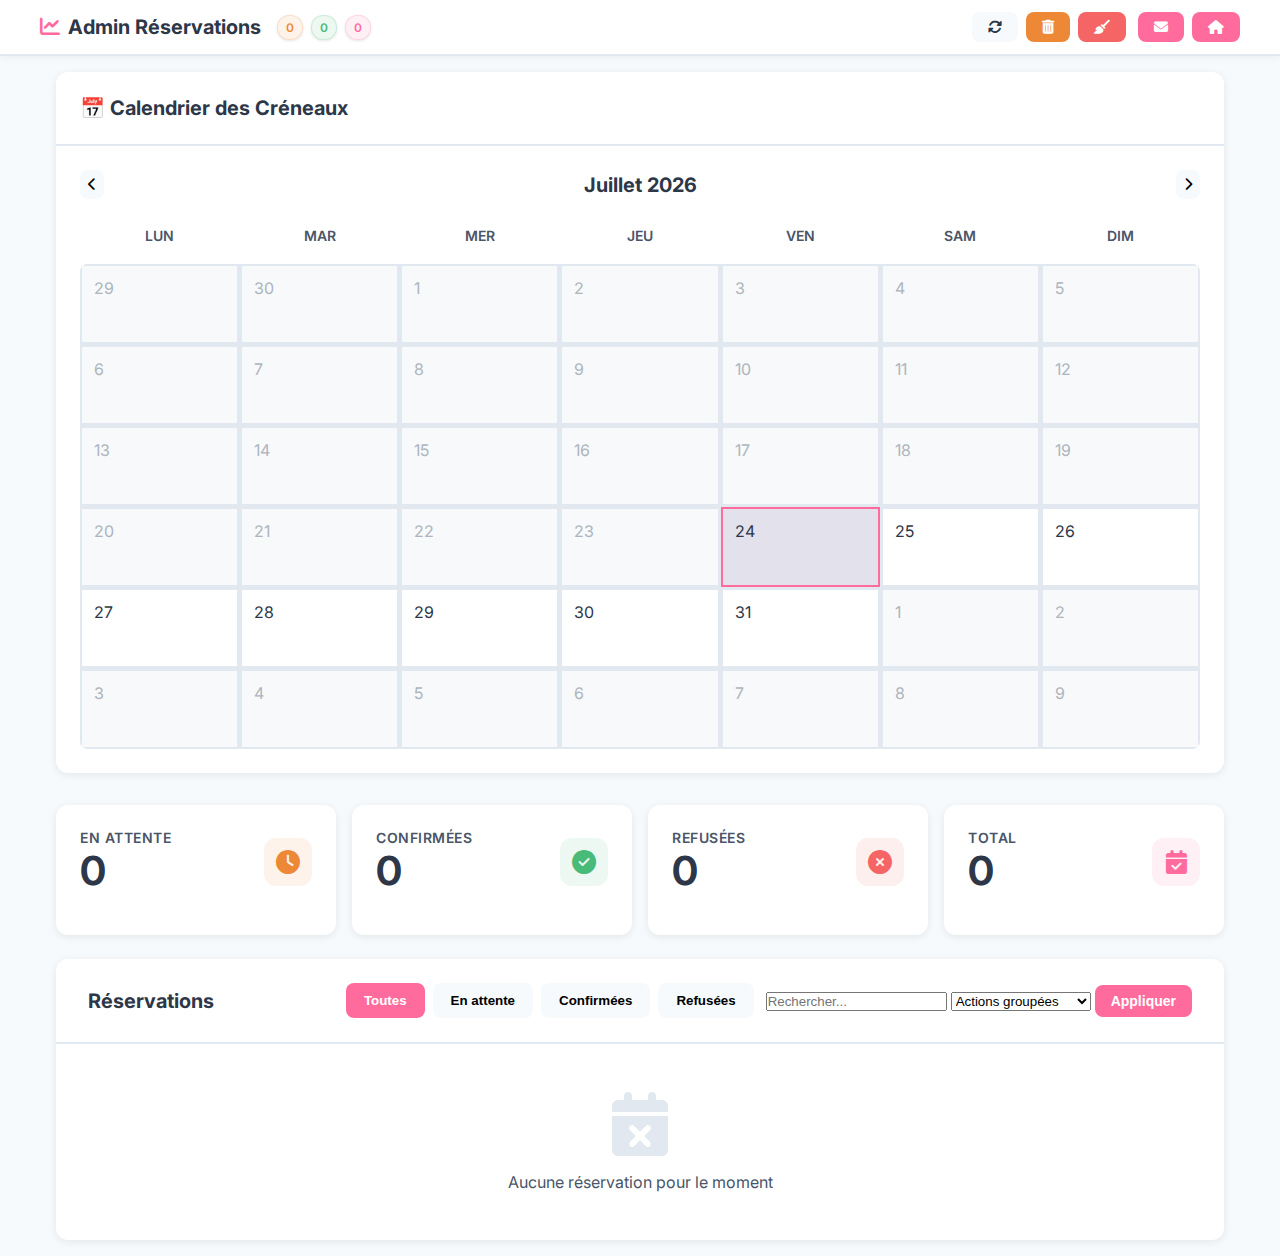
<file: admin.html>
<!DOCTYPE html>
<html lang="fr">
<head>
    <meta charset="UTF-8">
    <meta name="viewport" content="width=device-width, initial-scale=1.0">
    <title>Admin - Gestion des Réservations</title>

    <!-- Google Fonts -->
    <link href="https://fonts.googleapis.com/css2?family=Inter:wght@300;400;500;600;700&display=swap" rel="stylesheet">

    <!-- Font Awesome -->
    <link rel="stylesheet" href="https://cdnjs.cloudflare.com/ajax/libs/font-awesome/6.4.0/css/all.min.css">

    <style>
        :root {
            --primary: #FF6B9D;
            --success: #48BB78;
            --danger: #F56565;
            --warning: #ED8936;
            --secondary: #4A5568;
            --light: #F7FAFC;
            --white: #FFFFFF;
            --text: #2D3748;
            --border: #E2E8F0;
        }

        * {
            margin: 0;
            padding: 0;
            box-sizing: border-box;
        }

        body {
            font-family: 'Inter', sans-serif;
            background: var(--light);
            color: var(--text);
        }

        /* Header Compact */
        .admin-header {
            background: var(--white);
            border-bottom: 2px solid var(--border);
            padding: 0.75rem 1.5rem;
            box-shadow: 0 2px 8px rgba(0,0,0,0.05);
        }

        .header-content {
            max-width: 1200px;
            margin: 0 auto;
            display: flex;
            justify-content: space-between;
            align-items: center;
            gap: 1rem;
        }

        .header-brand {
            display: flex;
            align-items: center;
            gap: 1rem;
        }

        .header-content h1 {
            font-size: 1.25rem;
            color: var(--text);
            display: flex;
            align-items: center;
            gap: 0.5rem;
            margin: 0;
        }

        .header-content h1 i {
            color: var(--primary);
        }

        .header-stats {
            display: flex;
            gap: 0.5rem;
            align-items: center;
        }

        .stat-badge {
            padding: 0.25rem 0.5rem;
            border-radius: 12px;
            font-size: 0.75rem;
            font-weight: 600;
            display: flex;
            align-items: center;
            gap: 0.25rem;
            box-shadow: 0 1px 3px rgba(0,0,0,0.1);
        }

        .stat-badge.pending {
            background: rgba(237, 137, 54, 0.1);
            color: var(--warning);
            border: 1px solid rgba(237, 137, 54, 0.2);
        }

        .stat-badge.confirmed {
            background: rgba(72, 187, 120, 0.1);
            color: var(--success);
            border: 1px solid rgba(72, 187, 120, 0.2);
        }

        .stat-badge.total {
            background: rgba(255, 107, 157, 0.1);
            color: var(--primary);
            border: 1px solid rgba(255, 107, 157, 0.2);
        }

        .header-actions {
            display: flex;
            gap: 0.75rem;
            align-items: center;
        }

        .action-group {
            display: flex;
            gap: 0.5rem;
            align-items: center;
        }

        .btn-sm {
            padding: 0.5rem 0.75rem;
            font-size: 0.875rem;
        }

        .btn {
            padding: 0.75rem 1.5rem;
            border: none;
            border-radius: 8px;
            font-weight: 600;
            cursor: pointer;
            transition: all 0.2s ease;
            text-decoration: none;
            display: inline-flex;
            align-items: center;
            gap: 0.5rem;
        }

        .btn-primary {
            background: var(--primary);
            color: var(--white);
        }

        .btn-primary:hover {
            background: #FF5589;
        }

        .btn-secondary {
            background: var(--light);
            color: var(--text);
        }

        .btn-secondary:hover {
            background: var(--border);
        }

        /* Main Content */
        .admin-main {
            max-width: 1200px;
            margin: 1rem auto;
            padding: 0 1rem;
        }

        /* Stats Cards */
        .stats-grid {
            display: grid;
            grid-template-columns: repeat(auto-fit, minmax(200px, 1fr));
            gap: 1rem;
            margin-bottom: 1.5rem;
        }

        .stat-card {
            background: var(--white);
            padding: 1.5rem;
            border-radius: 12px;
            box-shadow: 0 2px 8px rgba(0,0,0,0.08);
        }

        .stat-header {
            display: flex;
            justify-content: space-between;
            align-items: center;
            margin-bottom: 1rem;
        }

        .stat-title {
            font-size: 0.875rem;
            color: var(--secondary);
            text-transform: uppercase;
            font-weight: 600;
            letter-spacing: 0.5px;
        }

        .stat-icon {
            width: 48px;
            height: 48px;
            border-radius: 12px;
            display: flex;
            align-items: center;
            justify-content: center;
            font-size: 1.5rem;
        }

        .stat-icon.pending {
            background: rgba(237, 137, 54, 0.1);
            color: var(--warning);
        }

        .stat-icon.confirmed {
            background: rgba(72, 187, 120, 0.1);
            color: var(--success);
        }

        .stat-icon.rejected {
            background: rgba(245, 101, 101, 0.1);
            color: var(--danger);
        }

        .stat-icon.total {
            background: rgba(255, 107, 157, 0.1);
            color: var(--primary);
        }

        .stat-value {
            font-size: 2.5rem;
            font-weight: 700;
            color: var(--text);
        }

        /* Bookings Table */
        .bookings-section {
            background: var(--white);
            border-radius: 12px;
            box-shadow: 0 2px 8px rgba(0,0,0,0.08);
            overflow: hidden;
        }

        .section-header {
            padding: 1.5rem 2rem;
            border-bottom: 2px solid var(--border);
            display: flex;
            justify-content: space-between;
            align-items: center;
        }

        .section-header h2 {
            font-size: 1.25rem;
            color: var(--text);
        }

        .filter-tabs {
            display: flex;
            gap: 0.5rem;
        }

        .filter-tab {
            padding: 0.5rem 1rem;
            border: 2px solid transparent;
            background: var(--light);
            border-radius: 8px;
            font-weight: 600;
            cursor: pointer;
            transition: all 0.2s ease;
        }

        .filter-tab.active {
            background: var(--primary);
            color: var(--white);
        }

        .bookings-table {
            width: 100%;
            border-collapse: collapse;
        }

        .bookings-table thead {
            background: var(--light);
        }

        .bookings-table th {
            padding: 1rem;
            text-align: left;
            font-weight: 600;
            color: var(--secondary);
            font-size: 0.875rem;
            text-transform: uppercase;
            letter-spacing: 0.5px;
            background: var(--light);
            position: sticky;
            top: 0;
        }

        .bookings-table td {
            padding: 1rem;
            border-bottom: 1px solid var(--border);
            vertical-align: top;
            transition: all 0.2s ease;
        }
        
        .booking-address {
            font-size: 0.875rem;
            color: var(--secondary);
            margin-top: 0.25rem;
        }

        .bookings-table tr:last-child td {
            border-bottom: none;
        }

        .bookings-table tbody tr:hover {
            background: rgba(255, 107, 157, 0.03);
        }

        .status-badge {
            padding: 0.375rem 0.75rem;
            border-radius: 20px;
            font-size: 0.875rem;
            font-weight: 600;
            display: inline-block;
            cursor: pointer;
            transition: all 0.2s ease;
        }
        
        .status-actions {
            display: flex;
            gap: 0.5rem;
            margin-top: 0.5rem;
        }

        .status-badge.pending {
            background: rgba(237, 137, 54, 0.1);
            color: var(--warning);
        }

        .status-badge.confirmed {
            background: rgba(72, 187, 120, 0.1);
            color: var(--success);
        }

        .status-badge.rejected {
            background: rgba(245, 101, 101, 0.1);
            color: var(--danger);
        }

        .booking-actions {
            display: flex;
            gap: 0.5rem;
        }

        .btn-sm {
            padding: 0.5rem 1rem;
            font-size: 0.875rem;
        }

        .btn-success {
            background: var(--success);
            color: var(--white);
        }

        .btn-success:hover {
            background: #38a169;
        }

        .btn-danger {
            background: var(--danger);
            color: var(--white);
        }

        .btn-danger:hover {
            background: #e53e3e;
        }

        .btn-warning {
            background: var(--warning);
            color: var(--white);
        }

        .btn-warning:hover {
            background: #dd7713;
        }

        .btn-danger {
            background: var(--danger);
            color: var(--white);
        }

        .btn-danger:hover {
            background: #e53e3e;
        }

        .no-bookings {
            text-align: center;
            padding: 3rem;
            color: var(--secondary);
        }

        .no-bookings i {
            font-size: 4rem;
            color: var(--border);
            margin-bottom: 1rem;
        }

        /* Modal */
        .modal {
            display: none;
            position: fixed;
            inset: 0;
            background: rgba(0,0,0,0.6);
            backdrop-filter: blur(4px);
            z-index: 1000;
            align-items: center;
            justify-content: center;
        }

        .modal.active {
            display: flex;
        }

        .modal-content {
            background: var(--white);
            border-radius: 16px;
            max-width: 500px;
            width: 90%;
            box-shadow: 0 20px 50px rgba(0,0,0,0.3);
        }

        .modal-header {
            padding: 1.5rem;
            border-bottom: 2px solid var(--border);
        }

        .modal-header h3 {
            font-size: 1.25rem;
        }

        .modal-body {
            padding: 1.5rem;
        }

        .booking-detail {
            margin-bottom: 1rem;
        }

        .booking-detail label {
            display: block;
            font-weight: 600;
            color: var(--secondary);
            margin-bottom: 0.25rem;
            font-size: 0.875rem;
        }

        .booking-detail p {
            color: var(--text);
            font-size: 1rem;
        }

        .modal-footer {
            padding: 1.5rem;
            border-top: 2px solid var(--border);
            display: flex;
            gap: 1rem;
            justify-content: flex-end;
        }

        /* Calendar Editor Section */
        .calendar-editor-section {
            background: var(--white);
            border-radius: 12px;
            box-shadow: 0 2px 8px rgba(0,0,0,0.08);
            margin-bottom: 2rem;
            overflow: hidden;
        }

        .calendar-editor-section .section-header.compact {
            padding: 1.5rem;
            border-bottom: 2px solid var(--border);
            display: flex;
            justify-content: space-between;
            align-items: center;
            flex-wrap: wrap;
            gap: 1rem;
        }

        .calendar-controls-grid {
            display: flex;
            gap: 1rem;
            align-items: center;
            flex-wrap: wrap;
        }

        .date-range-picker {
            display: flex;
            align-items: center;
            gap: 0.5rem;
        }

        .date-input {
            padding: 0.5rem;
            border: 2px solid var(--border);
            border-radius: 6px;
            font-family: inherit;
        }

        .calendar-buttons {
            display: flex;
            gap: 0.5rem;
        }

        .calendar-wrapper {
            padding: 1.5rem;
        }

        .calendar-header {
            display: flex;
            justify-content: space-between;
            align-items: center;
            margin-bottom: 1rem;
        }

        .calendar-header h3 {
            font-size: 1.25rem;
            color: var(--text);
        }

        .btn-icon {
            background: var(--light);
            border: none;
            border-radius: 8px;
            padding: 0.5rem;
            cursor: pointer;
            transition: all 0.2s ease;
        }

        .btn-icon:hover {
            background: var(--border);
        }

        /* Calendar Grid */
        .calendar-weekdays {
            display: grid;
            grid-template-columns: repeat(7, 1fr);
            gap: 1px;
            margin-bottom: 0.5rem;
        }

        .weekday {
            text-align: center;
            padding: 0.75rem;
            font-weight: 600;
            color: var(--secondary);
            font-size: 0.875rem;
            text-transform: uppercase;
        }

        .calendar-days {
            display: grid;
            grid-template-columns: repeat(7, 1fr);
            gap: 1px;
            background: var(--border);
            border-radius: 8px;
            overflow: hidden;
        }

        .calendar-day-admin {
            background: var(--white);
            padding: 0.75rem;
            min-height: 80px;
            border: 2px solid var(--border);
            cursor: pointer;
            transition: all 0.3s ease;
            position: relative;
        }

        .calendar-day-admin:hover {
            background: var(--light);
            border-color: var(--primary);
            transform: translateY(-2px);
            box-shadow: 0 4px 12px rgba(0,0,0,0.1);
        }

        .calendar-day-admin.selected {
            background: rgba(72, 187, 120, 0.2);
            border-color: var(--success);
            box-shadow: 0 4px 16px rgba(72, 187, 120, 0.3);
            position: relative;
            transform: translateY(-1px);
        }

        .calendar-day-admin.selected::after {
            content: '✓';
            position: absolute;
            top: 6px;
            right: 6px;
            background: var(--success);
            color: white;
            width: 20px;
            height: 20px;
            border-radius: 50%;
            font-size: 12px;
            display: flex;
            align-items: center;
            justify-content: center;
            font-weight: bold;
            box-shadow: 0 2px 8px rgba(72, 187, 120, 0.4);
            z-index: 10;
        }

        .calendar-day-admin.unavailable {
            background: rgba(245, 101, 101, 0.1);
            border-color: var(--danger);
            cursor: not-allowed;
        }

        .calendar-day-admin.unavailable:hover {
            background: rgba(245, 101, 101, 0.15);
            border-color: var(--danger);
            transform: none;
            box-shadow: none;
        }

        .calendar-day-admin.other-month {
            background: #f8f9fa;
            color: #adb5bd;
        }

        .calendar-day-admin.has-slots {
            background: rgba(72, 187, 120, 0.05);
        }

        .calendar-day-admin.today {
            background: rgba(255, 107, 157, 0.05);
            border-color: var(--primary);
        }

        .calendar-day-admin.disabled {
            background: #f8f9fa;
            color: #adb5bd;
            cursor: not-allowed;
        }

        /* Nouveaux indicateurs pour créneaux ouverts et rendez-vous confirmés */
        .calendar-indicators {
            position: absolute;
            bottom: 4px;
            left: 4px;
            display: flex;
            flex-direction: column;
            gap: 2px;
            align-items: flex-start;
        }

        .slots-indicator {
            display: flex;
            align-items: center;
            gap: 3px;
            padding: 2px 4px;
            border-radius: 8px;
            font-size: 0.6rem;
            font-weight: 600;
            background: rgba(255, 255, 255, 0.9);
            box-shadow: 0 1px 3px rgba(0,0,0,0.2);
            transition: all 0.2s ease;
        }

        .slots-indicator:hover {
            transform: scale(1.05);
            box-shadow: 0 2px 6px rgba(0,0,0,0.3);
        }

        .slots-icon {
            color: #48BB78; /* Vert pour les créneaux ouverts */
            font-size: 0.7rem;
        }

        .slots-count-text {
            color: var(--text);
            font-weight: 700;
            font-size: 0.65rem;
        }

        /* Badge des rendez-vous confirmés en bas à droite */
        .bookings-count-badge {
            position: absolute;
            bottom: 4px;
            right: 4px;
            background: var(--danger);
            color: white;
            font-size: 0.7rem;
            font-weight: 700;
            width: 18px;
            height: 18px;
            border-radius: 50%;
            display: flex;
            align-items: center;
            justify-content: center;
            box-shadow: 0 1px 3px rgba(0,0,0,0.2);
            transition: all 0.2s ease;
        }

        .bookings-count-badge:hover {
            transform: scale(1.1);
            box-shadow: 0 2px 6px rgba(0,0,0,0.3);
        }

        /* Nouveaux indicateurs pour rendez-vous en bas à droite */
        .booking-indicator {
            display: flex;
            align-items: center;
            gap: 3px;
            padding: 2px 4px;
            border-radius: 8px;
            font-size: 0.6rem;
            font-weight: 600;
            background: rgba(255, 255, 255, 0.9);
            box-shadow: 0 1px 3px rgba(0,0,0,0.2);
            transition: all 0.2s ease;
        }

        .booking-indicator:hover {
            transform: scale(1.05);
            box-shadow: 0 2px 6px rgba(0,0,0,0.3);
        }

        .booking-indicator.confirmed {
            background: rgba(72, 187, 120, 0.9);
            color: white;
        }

        .booking-indicator.pending {
            background: rgba(237, 137, 54, 0.9);
            color: white;
        }

        .confirmed-icon {
            color: white;
            font-size: 0.7rem;
        }

        .pending-icon {
            color: white;
            font-size: 0.7rem;
        }

        .booking-count-text {
            color: inherit;
            font-weight: 700;
            font-size: 0.65rem;
        }

        /* Anciens styles pour compatibilité */
        .slots-count {
            position: absolute;
            top: 4px;
            right: 4px;
            background: var(--success);
            color: white;
            font-size: 0.7rem;
            font-weight: 600;
            width: 18px;
            height: 18px;
            border-radius: 50%;
            display: flex;
            align-items: center;
            justify-content: center;
            box-shadow: 0 1px 3px rgba(0,0,0,0.2);
        }

        /* Tooltip pour les créneaux détaillés */
        .slots-tooltip {
            position: absolute;
            bottom: 100%;
            left: 50%;
            transform: translateX(-50%);
            background: var(--text);
            color: white;
            padding: 0.5rem;
            border-radius: 6px;
            font-size: 0.75rem;
            white-space: nowrap;
            z-index: 10;
            opacity: 0;
            visibility: hidden;
            transition: all 0.2s ease;
            box-shadow: 0 4px 12px rgba(0,0,0,0.3);
        }

        .slots-tooltip::after {
            content: '';
            position: absolute;
            top: 100%;
            left: 50%;
            transform: translateX(-50%);
            border: 5px solid transparent;
            border-top-color: var(--text);
        }

        .calendar-day-admin:hover .slots-tooltip {
            opacity: 1;
            visibility: visible;
        }

        /* Ancien style pour compatibilité */
        .time-slot-admin {
            background: var(--success);
            color: white;
            padding: 0.25rem 0.5rem;
            border-radius: 4px;
            font-size: 0.75rem;
            margin-top: 0.25rem;
            display: flex;
            justify-content: space-between;
            align-items: center;
        }

        .slot-actions {
            display: flex;
            gap: 0.25rem;
        }

        .slot-actions i {
            cursor: pointer;
            opacity: 0.8;
            transition: opacity 0.2s ease;
        }

        .slot-actions i:hover {
            opacity: 1;
        }

        /* Panneau d'Édition Responsive */
        .edit-panel {
            position: fixed;
            top: 0;
            right: -100%;
            width: 100%;
            max-width: 450px;
            height: 100vh;
            background: var(--white);
            box-shadow: -4px 0 20px rgba(0,0,0,0.15);
            transition: right 0.3s ease;
            z-index: 1001;
            display: flex;
            flex-direction: column;
            overflow-y: auto;
        }

        .edit-panel.active {
            right: 0;
        }

        /* Animation pour pousser le contenu principal ET le header */
        .admin-main, .admin-header {
            transition: margin-right 0.3s ease;
        }

        body.edit-panel-active .admin-main,
        body.edit-panel-active .admin-header {
            margin-right: 450px;
        }

        /* Responsive pour petits écrans */
        @media (max-width: 768px) {
            .edit-panel {
                max-width: 100%;
            }
            
            body.edit-panel-active .admin-main,
            body.edit-panel-active .admin-header {
                margin-right: 0;
                transform: translateX(-100%);
            }

            /* Améliorations mobiles pour le panneau d'édition */
            .edit-panel-body {
                padding: 1rem;
            }

            .time-slots-admin {
                grid-template-columns: repeat(3, 1fr);
                gap: 0.5rem;
            }

            .time-slot-admin-btn {
                padding: 0.75rem 0.5rem;
                font-size: 0.9rem;
                font-weight: 600;
                min-height: 44px; /* Taille minimale pour les doigts */
                display: flex;
                align-items: center;
                justify-content: center;
            }

            .edit-actions {
                grid-template-columns: 1fr;
                gap: 0.75rem;
            }

            .edit-actions .btn {
                padding: 1rem;
                font-size: 1rem;
                min-height: 50px;
            }

            .selected-dates-info h4,
            .confirmed-bookings-section h4 {
                font-size: 1.1rem;
            }

            .confirmed-bookings-list {
                max-height: 150px;
                font-size: 0.9rem;
            }

            .confirmed-booking-item {
                padding: 1rem;
            }

            .booking-client {
                font-size: 1rem;
            }

            .booking-details {
                font-size: 0.9rem;
            }
        }

        /* Très petits écrans */
        @media (max-width: 480px) {
            .time-slots-admin {
                grid-template-columns: repeat(2, 1fr);
                gap: 0.375rem;
            }

            .time-slot-admin-btn {
                padding: 0.75rem 0.25rem;
                font-size: 0.85rem;
                min-height: 48px;
            }

            .edit-panel-body {
                padding: 0.75rem;
            }

            .selected-dates-info,
            .confirmed-bookings-section {
                margin-bottom: 1rem;
            }
        }

        .edit-panel-header {
            padding: 1.5rem;
            border-bottom: 2px solid var(--border);
            display: flex;
            justify-content: space-between;
            align-items: center;
            background: linear-gradient(135deg, var(--primary), #ff8bb0);
            color: var(--white);
        }

        .edit-panel-header h3 {
            font-size: 1.25rem;
            color: var(--white);
            margin: 0;
            display: flex;
            align-items: center;
            gap: 0.5rem;
        }

        .edit-panel-header h3 i {
            font-size: 1.1rem;
        }

        .edit-panel-body {
            padding: 1.5rem;
            flex: 1;
            overflow-y: auto;
            background: var(--light);
        }

        .selected-dates-info {
            margin-bottom: 1.5rem;
            background: var(--white);
            padding: 1rem;
            border-radius: var(--radius-md);
            box-shadow: var(--shadow-sm);
        }

        .selected-dates-info h4 {
            font-size: 1rem;
            color: var(--secondary);
            margin-bottom: 0.75rem;
            display: flex;
            align-items: center;
            gap: 0.5rem;
        }

        .selected-dates-info h4 i {
            color: var(--primary);
        }

        #selected-dates-list {
            background: var(--light);
            padding: 0.75rem;
            border-radius: 8px;
            max-height: 120px;
            overflow-y: auto;
            border: 2px solid var(--border);
        }

        .date-tag {
            display: inline-flex;
            align-items: center;
            background: var(--primary);
            color: var(--white);
            padding: 0.375rem 0.75rem;
            border-radius: 20px;
            font-size: 0.875rem;
            margin: 0.25rem;
            font-weight: 500;
            box-shadow: var(--shadow-sm);
        }

        .date-tag::before {
            content: '📅';
            margin-right: 0.25rem;
            font-size: 0.8rem;
        }

        .time-controls {
            display: block;
            margin-bottom: 1.5rem;
        }
        
        .form-group.full-width {
            width: 100%;
        }

        .form-group {
            display: flex;
            flex-direction: column;
        }

        .form-group label {
            font-weight: 600;
            color: var(--secondary);
            margin-bottom: 0.5rem;
            font-size: 0.875rem;
        }

        .time-input {
            padding: 0.75rem;
            border: 2px solid var(--border);
            border-radius: 8px;
            font-family: inherit;
            font-size: 1rem;
        }

        .time-input:focus {
            border-color: var(--primary);
            outline: none;
        }

        .availability-controls {
            margin-bottom: 1.5rem;
        }

        .availability-controls label {
            font-weight: 600;
            color: var(--secondary);
            margin-bottom: 0.75rem;
            display: block;
            font-size: 0.875rem;
        }

        .radio-group {
            display: flex;
            flex-direction: column;
            gap: 0.75rem;
        }

        .radio-option {
            display: flex;
            align-items: center;
            cursor: pointer;
            padding: 0.75rem;
            border: 2px solid var(--border);
            border-radius: 8px;
            transition: all 0.2s ease;
        }

        .radio-option:hover {
            border-color: var(--primary);
        }

        .radio-option input {
            margin-right: 0.75rem;
        }

        .radio-checkmark {
            width: 18px;
            height: 18px;
            border: 2px solid var(--border);
            border-radius: 50%;
            margin-right: 0.75rem;
            position: relative;
            transition: all 0.2s ease;
        }

        .radio-option input:checked + .radio-checkmark {
            border-color: var(--primary);
            background: var(--primary);
        }

        .radio-option input:checked + .radio-checkmark::after {
            content: '';
            position: absolute;
            top: 50%;
            left: 50%;
            transform: translate(-50%, -50%);
            width: 8px;
            height: 8px;
            background: var(--white);
            border-radius: 50%;
        }

        .edit-actions {
            display: grid;
            grid-template-columns: 1fr 1fr;
            gap: 0.75rem;
            margin-top: 2rem;
        }

        .edit-actions .btn {
            justify-content: center;
        }

        /* Section des rendez-vous confirmés */
        .confirmed-bookings-section {
            margin-bottom: 1.5rem;
        }

        .confirmed-bookings-section h4 {
            font-size: 1rem;
            color: var(--secondary);
            margin-bottom: 0.75rem;
            display: flex;
            align-items: center;
            gap: 0.5rem;
        }

        .confirmed-bookings-section h4 i {
            color: var(--success);
        }

        .confirmed-bookings-list {
            background: var(--white);
            border-radius: 8px;
            border: 2px solid var(--border);
            max-height: 200px;
            overflow-y: auto;
            padding: 0.75rem;
        }

        .confirmed-booking-item {
            background: rgba(72, 187, 120, 0.05);
            border: 1px solid rgba(72, 187, 120, 0.2);
            border-radius: 6px;
            padding: 0.75rem;
            margin-bottom: 0.5rem;
            transition: all 0.2s ease;
        }

        .confirmed-booking-item:last-child {
            margin-bottom: 0;
        }

        .confirmed-booking-item:hover {
            background: rgba(72, 187, 120, 0.1);
            transform: translateY(-1px);
        }

        .booking-client {
            font-weight: 600;
            color: var(--text);
            margin-bottom: 0.25rem;
        }

        .booking-details {
            font-size: 0.875rem;
            color: var(--secondary);
            display: flex;
            flex-direction: column;
            gap: 0.125rem;
        }

        .booking-time {
            font-weight: 600;
            color: var(--success);
        }

        /* Styles pour les informations de localisation */
        .booking-location {
            display: flex;
            align-items: flex-start;
            gap: 0.5rem;
            margin-top: 0.5rem;
            padding: 0.5rem;
            background: rgba(255, 107, 157, 0.05);
            border-radius: 6px;
            border: 1px solid rgba(255, 107, 157, 0.1);
        }

        .booking-location i.fa-map-marker-alt {
            color: var(--primary);
            font-size: 0.8rem;
            margin-top: 0.125rem;
            flex-shrink: 0;
        }

        .location-address {
            flex: 1;
            font-size: 0.8rem;
            line-height: 1.3;
            color: var(--text);
        }

        .google-maps-link {
            display: inline-flex;
            align-items: center;
            gap: 0.25rem;
            padding: 0.25rem 0.5rem;
            background: var(--primary);
            color: var(--white);
            text-decoration: none;
            border-radius: 4px;
            font-size: 0.75rem;
            font-weight: 600;
            transition: all 0.2s ease;
            flex-shrink: 0;
        }

        .google-maps-link:hover {
            background: #FF5589;
            transform: translateY(-1px);
            box-shadow: 0 2px 8px rgba(255, 107, 157, 0.3);
        }

        .google-maps-link i {
            font-size: 0.7rem;
        }

        .no-bookings-message {
            text-align: center;
            color: var(--secondary);
            font-style: italic;
            padding: 1rem;
        }

        /* Boutons d'heures pour l'admin */
        .time-slots-admin {
            display: grid;
            grid-template-columns: repeat(4, 1fr);
            gap: 0.5rem;
            margin-top: 0.5rem;
            justify-items: center;
            width: 100%;
        }
        
        .form-group {
            display: flex;
            flex-direction: column;
            width: 100%;
        }

        .time-slot-admin-btn {
            padding: 0.5rem 0.25rem;
            background: var(--white);
            border: 2px solid var(--border);
            border-radius: 8px;
            font-size: 0.8rem;
            font-weight: 600;
            color: var(--text);
            cursor: pointer;
            transition: all 0.2s ease;
            text-align: center;
        }

        .time-slot-admin-btn:hover {
            border-color: var(--primary);
            background: var(--light);
            transform: translateY(-1px);
        }

        .time-slot-admin-btn.selected {
            background: var(--primary);
            color: var(--white);
            border-color: var(--primary);
            box-shadow: 0 2px 8px rgba(255, 107, 157, 0.3);
        }

        .time-slot-admin-btn.selected.start {
            background: var(--success);
            border-color: var(--success);
        }

        .time-slot-admin-btn.selected.end {
            background: var(--warning);
            border-color: var(--warning);
        }

        .time-slot-admin-btn.disabled {
            background: var(--light);
            color: var(--secondary);
            border-color: var(--border);
            cursor: not-allowed;
            opacity: 0.6;
        }

        .time-slot-admin-btn.disabled:hover {
            background: var(--light);
            border-color: var(--border);
            transform: none;
            box-shadow: none;
        }

        /* ======================================== */
        /* DESIGN MOBILE OPTIMISÉ - UI/UX EXPERT */
        /* ======================================== */
        @media (max-width: 768px) {
            /* Reset global pour mobile */
            body {
                font-size: 14px;
                line-height: 1.4;
            }

            /* Header mobile optimisé */
            .admin-header {
                padding: 0.75rem 1rem;
                position: sticky;
                top: 0;
                z-index: 1000;
                backdrop-filter: blur(20px);
                background: rgba(255, 255, 255, 0.98);
                border-bottom: 1px solid var(--border);
                box-shadow: 0 2px 20px rgba(0,0,0,0.08);
            }

            .header-content {
                flex-direction: column;
                gap: 0.75rem;
                align-items: stretch;
            }

            .header-brand {
                flex-direction: row;
                justify-content: space-between;
                align-items: center;
                width: 100%;
            }

            .header-content h1 {
                font-size: 1.1rem;
                font-weight: 700;
                color: var(--text);
                margin: 0;
            }

            /* Statistiques en ligne compacte */
            .header-stats {
                display: flex;
                justify-content: space-between;
                width: 100%;
                gap: 0.5rem;
            }

            .stat-badge {
                flex: 1;
                justify-content: center;
                padding: 0.5rem 0.25rem;
                font-size: 0.7rem;
                font-weight: 600;
                min-height: 36px;
                border-radius: 10px;
                box-shadow: 0 2px 8px rgba(0,0,0,0.1);
            }

            /* Actions principales en grille compacte - icônes plus petites sur une ligne */
            .header-actions {
                display: grid;
                grid-template-columns: repeat(6, 1fr);
                gap: 0.375rem;
                width: 100%;
            }

            .action-group {
                display: contents; /* Permet aux boutons de s'aligner dans la grille */
            }

            .header-actions .btn {
                flex: 1;
                justify-content: center;
                padding: 0.5rem 0.25rem;
                font-size: 0.7rem;
                min-height: 40px;
                border-radius: 10px;
                font-weight: 600;
                box-shadow: 0 1px 4px rgba(0,0,0,0.1);
                transition: all 0.2s ease;
            }

            .header-actions .btn i {
                font-size: 0.8rem;
                margin: 0;
            }

            .header-actions .btn span {
                display: none; /* Cache le texte, garde seulement les icônes */
            }

            .header-actions .btn:active {
                transform: scale(0.95);
                box-shadow: 0 1px 3px rgba(0,0,0,0.2);
            }

            /* Layout principal mobile */
            .admin-main {
                padding: 0.75rem;
                margin: 0 auto;
            }

            /* Cartes de statistiques en grille 4x4 pour gagner en hauteur */
            .stats-grid {
                grid-template-columns: repeat(4, 1fr);
                gap: 0.5rem;
                margin-bottom: 1rem;
            }

            .stat-card {
                padding: 0.75rem;
                border-radius: 12px;
                box-shadow: 0 2px 8px rgba(0,0,0,0.08);
                min-height: 80px;
                display: flex;
                align-items: center;
                justify-content: center;
            }

            .stat-header {
                flex-direction: column;
                gap: 0.5rem;
                text-align: center;
                width: 100%;
            }

            .stat-title {
                font-size: 0.7rem;
                font-weight: 600;
                color: var(--secondary);
                line-height: 1.2;
            }

            .stat-value {
                font-size: 1.1rem;
                font-weight: 800;
                color: var(--text);
                line-height: 1;
            }

            .stat-icon {
                width: 32px;
                height: 32px;
                border-radius: 8px;
                font-size: 0.9rem;
                margin: 0 auto;
            }

            /* Section calendrier mobile */
            .calendar-editor-section {
                border-radius: 16px;
                margin-bottom: 1rem;
            }

            .calendar-editor-section .section-header.compact {
                padding: 1rem;
                flex-direction: column;
                gap: 1rem;
            }

            .calendar-wrapper {
                padding: 1rem;
            }

            .calendar-header {
                flex-direction: row;
                justify-content: space-between;
                align-items: center;
                gap: 1rem;
            }

            .calendar-header h3 {
                font-size: 1.1rem;
                font-weight: 700;
                text-align: center;
                flex: 1;
            }

            .btn-icon {
                width: 44px;
                height: 44px;
                border-radius: 12px;
                background: var(--light);
                border: 2px solid var(--border);
            }

            /* Grille calendrier mobile optimisée */
            .calendar-weekdays {
                grid-template-columns: repeat(7, 1fr);
                gap: 1px;
                margin-bottom: 0.5rem;
            }

            .weekday {
                padding: 0.5rem 0.25rem;
                font-size: 0.7rem;
                font-weight: 600;
            }

            .calendar-days {
                grid-template-columns: repeat(7, 1fr);
                gap: 1px;
                border-radius: 12px;
            }

            .calendar-day-admin {
                min-height: 60px;
                padding: 0.5rem 0.25rem;
                font-size: 0.8rem;
                font-weight: 600;
                border-radius: 8px;
                display: flex;
                flex-direction: column;
                justify-content: space-between;
                align-items: center;
            }

            /* Indicateurs calendrier mobile */
            .calendar-indicators {
                position: static;
                width: 100%;
                justify-content: center;
                margin-bottom: 0.25rem;
            }

            .slots-indicator {
                font-size: 0.6rem;
                padding: 0.25rem 0.5rem;
            }

            .bookings-indicators {
                position: static;
                width: 100%;
                justify-content: center;
                gap: 0.25rem;
            }

            .booking-indicator {
                font-size: 0.6rem;
                padding: 0.25rem 0.5rem;
            }

            /* Section réservations mobile */
            .bookings-section {
                border-radius: 16px;
                margin-bottom: 1rem;
            }

            .section-header {
                padding: 1rem;
                flex-direction: column;
                gap: 1rem;
                align-items: stretch;
            }

            /* Filtres en grille mobile */
            .filter-tabs {
                display: grid;
                grid-template-columns: repeat(2, 1fr);
                gap: 0.5rem;
                width: 100%;
            }

            .filter-tab {
                padding: 0.75rem 0.5rem;
                font-size: 0.8rem;
                font-weight: 600;
                border-radius: 10px;
                text-align: center;
                min-height: 44px;
            }

            /* Contrôles admin compacts */
            .admin-controls {
                display: flex;
                flex-direction: column;
                gap: 0.75rem;
                width: 100%;
            }

            .search-input,
            .bulk-select {
                width: 100%;
                padding: 0.75rem;
                border-radius: 10px;
                border: 2px solid var(--border);
                font-size: 0.9rem;
            }

            /* Table responsive mobile */
            .bookings-table {
                font-size: 0.75rem;
                display: block;
                overflow-x: auto;
                white-space: nowrap;
            }

            .bookings-table th,
            .bookings-table td {
                padding: 0.75rem 0.5rem;
                min-width: 80px;
            }

            /* Colonnes prioritaires seulement sur mobile */
            .bookings-table th:nth-child(1),
            .bookings-table td:nth-child(1),
            .bookings-table th:nth-child(3),
            .bookings-table td:nth-child(3),
            .bookings-table th:nth-child(5),
            .bookings-table td:nth-child(5) {
                display: none;
            }

            .booking-actions {
                flex-direction: column;
                gap: 0.5rem;
            }

            .btn-sm {
                padding: 0.5rem 0.75rem;
                font-size: 0.75rem;
                min-height: 40px;
                border-radius: 8px;
            }

            /* Panneau d'édition mobile fullscreen */
            .edit-panel {
                width: 100%;
                max-width: 100%;
                right: -100%;
                border-radius: 0;
            }

            .edit-panel-header {
                padding: 1rem;
                border-radius: 0;
            }

            .edit-panel-body {
                padding: 1rem;
            }

            /* Grille heures mobile optimisée */
            .time-slots-admin {
                grid-template-columns: repeat(4, 1fr);
                gap: 0.5rem;
            }

            .time-slot-admin-btn {
                padding: 0.75rem 0.25rem;
                font-size: 0.8rem;
                min-height: 48px;
                border-radius: 10px;
                font-weight: 600;
            }

            .edit-actions {
                grid-template-columns: 1fr;
                gap: 0.75rem;
            }

            .edit-actions .btn {
                padding: 1rem;
                font-size: 1rem;
                min-height: 56px;
                border-radius: 12px;
                font-weight: 600;
            }

            /* Modal mobile fullscreen */
            .modal-content {
                width: 95%;
                margin: 0.5rem;
                border-radius: 20px;
            }

            .modal-header,
            .modal-body,
            .modal-footer {
                padding: 1.25rem;
            }

            /* Améliorations tactiles */
            @media (hover: none) and (pointer: coarse) {
                .calendar-day-admin:active,
                .btn:active,
                .time-slot-admin-btn:active {
                    transform: scale(0.95);
                    transition: transform 0.1s ease;
                }

                .calendar-day-admin:hover,
                .btn:hover,
                .time-slot-admin-btn:hover {
                    transform: none;
                }
            }

            /* Support iOS Safe Areas */
            @supports (padding: max(0px)) {
                .admin-main {
                    padding-left: max(0.75rem, env(safe-area-inset-left));
                    padding-right: max(0.75rem, env(safe-area-inset-right));
                }
            }
        }

        /* ======================================== */
        /* OPTIMISATION TRÈS PETITS ÉCRANS (< 480px) */
        /* ======================================== */
        @media (max-width: 480px) {
            .admin-header {
                padding: 0.5rem 0.75rem;
            }

            .header-content h1 {
                font-size: 1rem;
            }

            .header-stats {
                gap: 0.25rem;
            }

            .stat-badge {
                padding: 0.375rem 0.125rem;
                font-size: 0.65rem;
                min-height: 32px;
            }

            /* Garder les 6 boutons sur une seule ligne même sur très petits écrans */
            .header-actions {
                grid-template-columns: repeat(6, 1fr);
                gap: 0.25rem;
            }

            .header-actions .btn {
                padding: 0.375rem 0.125rem;
                font-size: 0.65rem;
                min-height: 36px;
            }

            /* Grille 4x4 pour les statistiques sur très petits écrans */
            .stats-grid {
                grid-template-columns: repeat(4, 1fr);
                gap: 0.375rem;
            }

            .stat-card {
                padding: 0.5rem;
                min-height: 70px;
            }

            .stat-value {
                font-size: 1rem;
            }

            .calendar-day-admin {
                min-height: 50px;
                padding: 0.375rem 0.125rem;
                font-size: 0.75rem;
            }

            .filter-tabs {
                grid-template-columns: repeat(2, 1fr);
                gap: 0.5rem;
            }

            .filter-tab {
                padding: 0.75rem 0.5rem;
                font-size: 0.75rem;
                min-height: 44px;
            }

            .admin-controls {
                gap: 0.5rem;
            }

            .search-input,
            .bulk-select {
                font-size: 0.8rem;
                padding: 0.625rem;
            }

            .time-slots-admin {
                grid-template-columns: repeat(3, 1fr);
                gap: 0.375rem;
            }

            .time-slot-admin-btn {
                padding: 0.625rem 0.125rem;
                font-size: 0.75rem;
                min-height: 44px;
            }
        }

        /* Tablettes */
        @media (min-width: 769px) and (max-width: 1024px) {
            .admin-main {
                padding: 0 1rem;
            }

            .stats-grid {
                grid-template-columns: repeat(2, 1fr);
            }

            .calendar-day-admin {
                min-height: 70px;
            }

            .time-slots-admin {
                grid-template-columns: repeat(3, 1fr);
            }
        }

        /* Très petits écrans */
        @media (max-width: 480px) {
            .stats-grid {
                grid-template-columns: 1fr;
            }

            .calendar-day-admin {
                min-height: 45px;
                padding: 0.25rem;
                font-size: 0.7rem;
            }

            .time-slots-admin {
                grid-template-columns: repeat(2, 1fr);
            }

            .bookings-table th:nth-child(3),
            .bookings-table td:nth-child(3) {
                display: none;
            }
        }

        /* Améliorations tactiles pour mobile */
        @media (hover: none) and (pointer: coarse) {
            .calendar-day-admin:hover {
                transform: none;
                box-shadow: none;
            }

            .time-slot-admin-btn:hover {
                transform: none;
            }

            .btn:hover {
                transform: none;
            }
        }
    </style>
</head>
<body>

    <header class="admin-header">
        <div class="header-content">
            <div class="header-brand">
                <h1>
                    <i class="fas fa-chart-line"></i>
                    Admin Réservations
                </h1>
                <div class="header-stats">
                    <span class="stat-badge pending" id="header-pending">0</span>
                    <span class="stat-badge confirmed" id="header-confirmed">0</span>
                    <span class="stat-badge total" id="header-total">0</span>
                </div>
            </div>
            <div class="header-actions">
                <div class="action-group">
                    <button class="btn btn-sm btn-secondary" onclick="refreshData()" title="Actualiser">
                        <i class="fas fa-sync-alt"></i>
                    </button>
                    <button class="btn btn-sm btn-warning" onclick="clearOldBookings()" title="Nettoyer anciennes">
                        <i class="fas fa-trash-alt"></i>
                    </button>
                    <button class="btn btn-sm btn-danger" onclick="clearAllBookings()" title="Tout supprimer">
                        <i class="fas fa-broom"></i>
                    </button>
                </div>
                <div class="action-group">
                    <a href="email-preview.html" class="btn btn-sm btn-primary" target="_blank" title="Prévisualiser Emails">
                        <i class="fas fa-envelope"></i>
                    </a>
                    <a href="index.html" class="btn btn-sm btn-primary" title="Retour au site">
                        <i class="fas fa-home"></i>
                    </a>
                </div>
            </div>
        </div>
    </header>

    <main class="admin-main">

    <!-- Calendar Editor Compact -->
    <div class="calendar-editor-section">
        <div class="section-header compact">
            <h2>📅 Calendrier des Créneaux</h2>
        <div class="calendar-controls-grid">
            <div class="calendar-buttons">
                <!-- Supprimé le bouton "Ajouter / Modifier" - le panneau s'ouvre automatiquement -->
                <!-- Supprimé le bouton "Bloquer" -->
            </div>
        </div>
        </div>
        
        <div class="calendar-wrapper">
            <div class="calendar-header">
                <button class="btn btn-icon" onclick="changeMonth(-1)"><i class="fas fa-chevron-left"></i></button>
                <h3 id="current-month"></h3>
                <button class="btn btn-icon" onclick="changeMonth(1)"><i class="fas fa-chevron-right"></i></button>
            </div>
            
            <div class="calendar-weekdays">
                <div class="weekday">Lun</div>
                <div class="weekday">Mar</div>
                <div class="weekday">Mer</div>
                <div class="weekday">Jeu</div>
                <div class="weekday">Ven</div>
                <div class="weekday">Sam</div>
                <div class="weekday">Dim</div>
            </div>

            <div class="calendar-days" id="calendar">
                <!-- Les jours seront générés par JavaScript -->
            </div>
        </div>
    </div>

    <!-- Statistics Cards -->
    <div class="stats-grid">
            <div class="stat-card">
                <div class="stat-header">
                    <div>
                        <div class="stat-title">En attente</div>
                        <div class="stat-value" id="stat-pending">0</div>
                    </div>
                    <div class="stat-icon pending">
                        <i class="fas fa-clock"></i>
                    </div>
                </div>
            </div>

            <div class="stat-card">
                <div class="stat-header">
                    <div>
                        <div class="stat-title">Confirmées</div>
                        <div class="stat-value" id="stat-confirmed">0</div>
                    </div>
                    <div class="stat-icon confirmed">
                        <i class="fas fa-check-circle"></i>
                    </div>
                </div>
            </div>

            <div class="stat-card">
                <div class="stat-header">
                    <div>
                        <div class="stat-title">Refusées</div>
                        <div class="stat-value" id="stat-rejected">0</div>
                    </div>
                    <div class="stat-icon rejected">
                        <i class="fas fa-times-circle"></i>
                    </div>
                </div>
            </div>

            <div class="stat-card">
                <div class="stat-header">
                    <div>
                        <div class="stat-title">Total</div>
                        <div class="stat-value" id="stat-total">0</div>
                    </div>
                    <div class="stat-icon total">
                        <i class="fas fa-calendar-check"></i>
                    </div>
                </div>
            </div>
        </div>

        <!-- Bookings Table -->
        <div class="bookings-section">
            <div class="section-header">
                <h2>Réservations</h2>
                <div class="header-actions">
                    <div class="filter-tabs">
                        <button class="filter-tab active" data-filter="all">Toutes</button>
                        <button class="filter-tab" data-filter="pending">En attente</button>
                        <button class="filter-tab" data-filter="confirmed">Confirmées</button>
                        <button class="filter-tab" data-filter="rejected">Refusées</button>
                    </div>
                    <div class="admin-controls">
                        <input type="text" id="search-input" placeholder="Rechercher..." class="search-input">
                        <select id="bulk-actions" class="bulk-select">
                            <option value="">Actions groupées</option>
                            <option value="accept">Accepter sélection</option>
                            <option value="reject">Refuser sélection</option>
                            <option value="delete">Supprimer sélection</option>
                        </select>
                        <button class="btn btn-primary btn-sm" onclick="applyBulkAction()">Appliquer</button>
                    </div>
                </div>
            </div>

            <div id="table-container">
                <!-- La table sera générée par JavaScript -->
            </div>
        </div>

    </main>

    <!-- Panneau d'Édition des Créneaux -->
    <div class="edit-panel" id="edit-panel">
        <div class="edit-panel-header">
            <h3>Gestion des Créneaux</h3>
            <button class="btn btn-icon" onclick="closeEditPanel()">
                <i class="fas fa-times"></i>
            </button>
        </div>
        <div class="edit-panel-body">
            <div class="selected-dates-info">
                <h4>Dates sélectionnées :</h4>
                <div id="selected-dates-list"></div>
            </div>
            
            <div class="time-controls">
                <div class="form-group full-width">
                    <label>Sélectionnez les heures disponibles :</label>
                    <div class="time-slots-admin" id="time-slots">
                        <!-- Boutons d'heures générés par JavaScript -->
                    </div>
                </div>
            </div>
            
            <div class="confirmed-bookings-section">
                <h4>📋 Rendez-vous confirmés</h4>
                <div id="confirmed-bookings-list" class="confirmed-bookings-list">
                    <!-- Les rendez-vous confirmés seront générés par JavaScript -->
                </div>
            </div>
            
            <div class="edit-actions">
                <button class="btn btn-danger" onclick="deleteTimeSlots()">
                    <i class="fas fa-trash"></i> Supprimer tous
                </button>
                <button class="btn btn-secondary" onclick="closeEditPanel()">
                    <i class="fas fa-times"></i> Fermer
                </button>
            </div>
        </div>
    </div>

    <!-- Modal Détails -->
    <div class="modal" id="details-modal">
        <div class="modal-content">
            <div class="modal-header">
                <h3>Détails de la réservation</h3>
            </div>
            <div class="modal-body" id="modal-body">
                <!-- Contenu dynamique -->
            </div>
            <div class="modal-footer">
                <button class="btn btn-secondary" onclick="closeModal()">Fermer</button>
            </div>
        </div>
    </div>

    <script src="js/admin.js"></script>
</body>
</html>
</file>
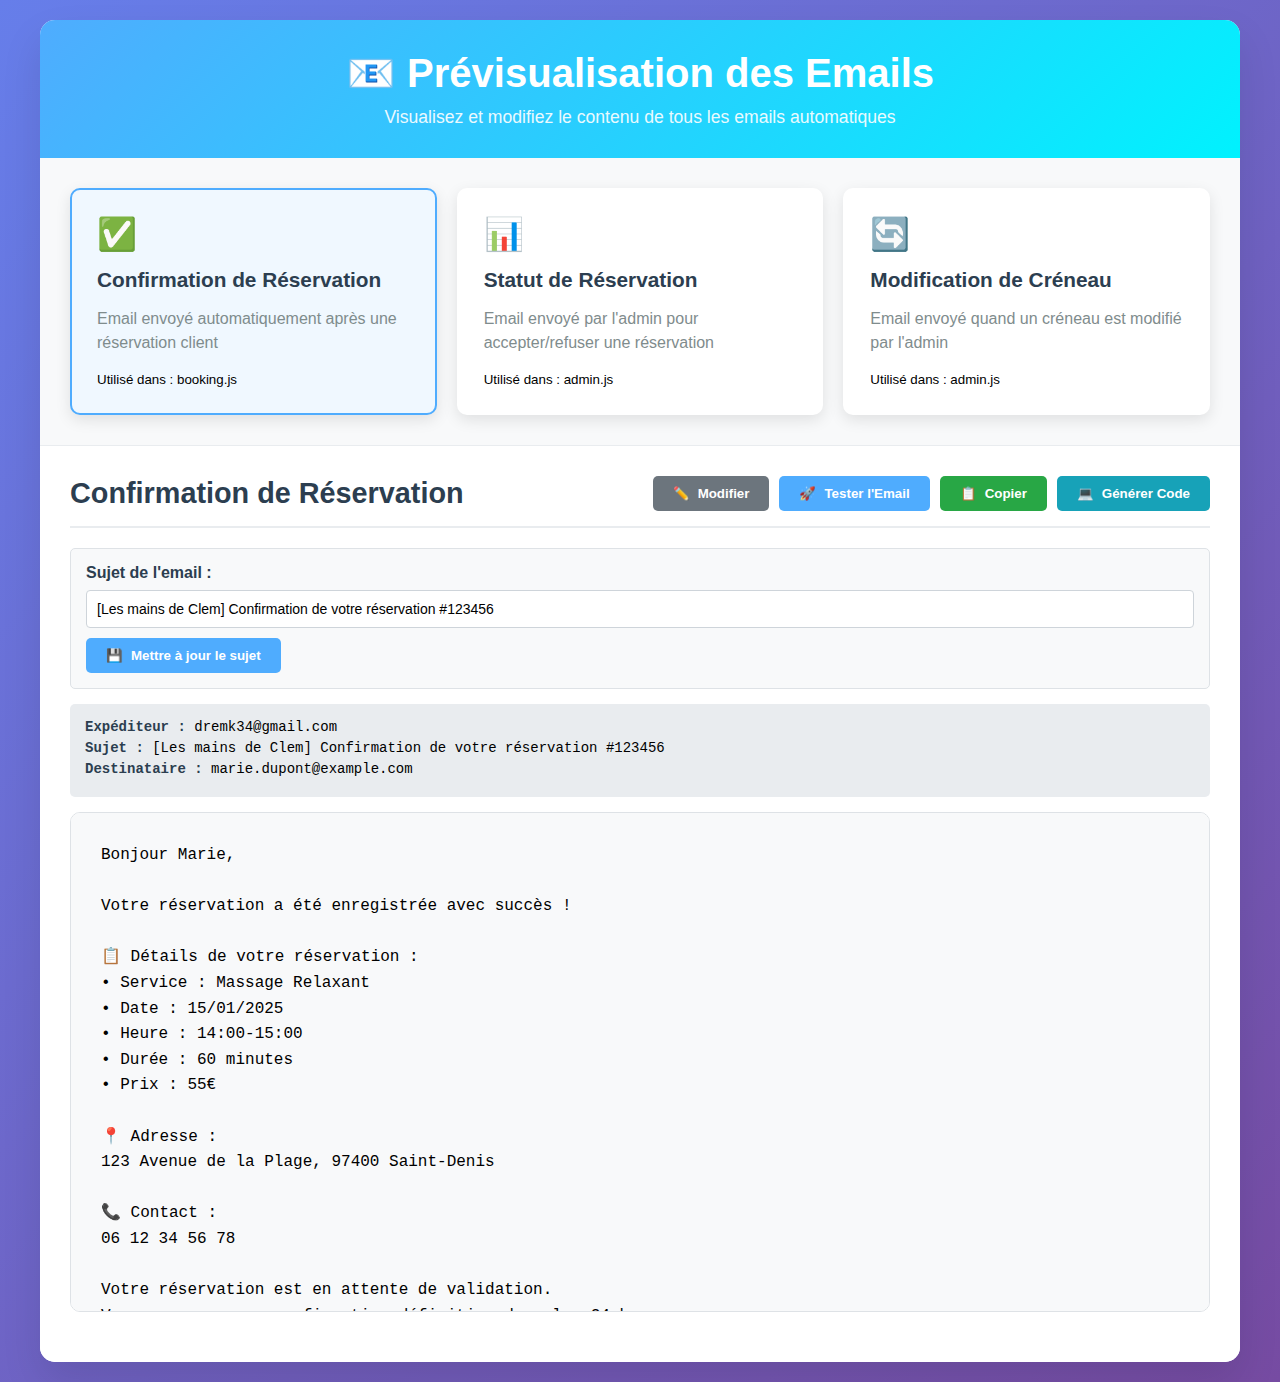
<file: email-preview.html>
<!DOCTYPE html>
<html lang="fr">
<head>
    <meta charset="UTF-8">
    <meta name="viewport" content="width=device-width, initial-scale=1.0">
    <title>Prévisualisation des Emails - Les mains de Clem</title>
    <style>
        * {
            margin: 0;
            padding: 0;
            box-sizing: border-box;
        }

        body {
            font-family: 'Segoe UI', Tahoma, Geneva, Verdana, sans-serif;
            background: linear-gradient(135deg, #667eea 0%, #764ba2 100%);
            min-height: 100vh;
            padding: 20px;
        }

        .container {
            max-width: 1200px;
            margin: 0 auto;
            background: white;
            border-radius: 15px;
            box-shadow: 0 20px 40px rgba(0,0,0,0.1);
            overflow: hidden;
        }

        .header {
            background: linear-gradient(135deg, #4facfe 0%, #00f2fe 100%);
            color: white;
            padding: 30px;
            text-align: center;
        }

        .header h1 {
            font-size: 2.5rem;
            margin-bottom: 10px;
        }

        .header p {
            font-size: 1.1rem;
            opacity: 0.9;
        }

        .email-types {
            display: grid;
            grid-template-columns: repeat(auto-fit, minmax(300px, 1fr));
            gap: 20px;
            padding: 30px;
            background: #f8f9fa;
        }

        .email-type-card {
            background: white;
            border-radius: 10px;
            padding: 25px;
            box-shadow: 0 5px 15px rgba(0,0,0,0.1);
            border: 2px solid transparent;
            transition: all 0.3s ease;
            cursor: pointer;
        }

        .email-type-card:hover {
            transform: translateY(-5px);
            border-color: #4facfe;
        }

        .email-type-card.active {
            border-color: #4facfe;
            background: #f0f8ff;
        }

        .email-type-card h3 {
            color: #2c3e50;
            margin-bottom: 15px;
            font-size: 1.3rem;
        }

        .email-type-card p {
            color: #7f8c8d;
            margin-bottom: 15px;
            line-height: 1.5;
        }

        .email-type-card .icon {
            font-size: 2rem;
            margin-bottom: 15px;
            color: #4facfe;
        }

        .preview-section {
            padding: 30px;
            background: white;
            border-top: 1px solid #e9ecef;
        }

        .preview-header {
            display: flex;
            justify-content: space-between;
            align-items: center;
            margin-bottom: 20px;
            padding-bottom: 15px;
            border-bottom: 2px solid #e9ecef;
        }

        .preview-header h2 {
            color: #2c3e50;
            font-size: 1.8rem;
        }

        .preview-actions {
            display: flex;
            gap: 10px;
            flex-wrap: wrap;
        }

        .btn-info {
            background: #17a2b8;
            color: white;
        }

        .btn-info:hover {
            background: #138496;
        }

        .code-output {
            background: #2d3748;
            color: #e2e8f0;
            border-radius: 10px;
            padding: 20px;
            margin-top: 20px;
            font-family: 'Courier New', monospace;
            font-size: 14px;
            line-height: 1.5;
            max-height: 400px;
            overflow-y: auto;
            white-space: pre-wrap;
        }

        .code-header {
            display: flex;
            justify-content: space-between;
            align-items: center;
            margin-bottom: 15px;
            padding-bottom: 10px;
            border-bottom: 1px solid #4a5568;
        }

        .code-header h3 {
            color: #e2e8f0;
            margin: 0;
        }

        .subject-editor {
            background: #f8f9fa;
            border: 1px solid #dee2e6;
            border-radius: 5px;
            padding: 15px;
            margin-bottom: 15px;
        }

        .subject-editor label {
            display: block;
            margin-bottom: 8px;
            font-weight: 600;
            color: #2c3e50;
        }

        .subject-input {
            width: 100%;
            padding: 10px;
            border: 1px solid #ced4da;
            border-radius: 4px;
            font-family: inherit;
            font-size: 14px;
        }

        .btn {
            padding: 10px 20px;
            border: none;
            border-radius: 5px;
            cursor: pointer;
            font-weight: 600;
            transition: all 0.3s ease;
            text-decoration: none;
            display: inline-flex;
            align-items: center;
            gap: 8px;
        }

        .btn-primary {
            background: #4facfe;
            color: white;
        }

        .btn-primary:hover {
            background: #3a9bf7;
        }

        .btn-secondary {
            background: #6c757d;
            color: white;
        }

        .btn-secondary:hover {
            background: #5a6268;
        }

        .btn-success {
            background: #28a745;
            color: white;
        }

        .btn-success:hover {
            background: #218838;
        }

        .email-preview {
            background: #f8f9fa;
            border: 1px solid #dee2e6;
            border-radius: 10px;
            padding: 30px;
            margin-bottom: 20px;
            font-family: 'Courier New', monospace;
            white-space: pre-wrap;
            line-height: 1.6;
            max-height: 500px;
            overflow-y: auto;
        }

        .email-editor {
            background: white;
            border: 2px solid #4facfe;
            border-radius: 10px;
            padding: 20px;
        }

        .editor-header {
            display: flex;
            justify-content: between;
            align-items: center;
            margin-bottom: 15px;
        }

        .editor-header h3 {
            color: #2c3e50;
        }

        textarea {
            width: 100%;
            min-height: 300px;
            padding: 15px;
            border: 1px solid #dee2e6;
            border-radius: 5px;
            font-family: 'Courier New', monospace;
            font-size: 14px;
            line-height: 1.5;
            resize: vertical;
        }

        .variables {
            background: #e8f4fd;
            border: 1px solid #b3d9ff;
            border-radius: 5px;
            padding: 15px;
            margin-top: 15px;
        }

        .variables h4 {
            color: #2c3e50;
            margin-bottom: 10px;
        }

        .variable-list {
            display: grid;
            grid-template-columns: repeat(auto-fit, minmax(200px, 1fr));
            gap: 10px;
        }

        .variable-item {
            background: white;
            padding: 8px 12px;
            border-radius: 3px;
            border: 1px solid #dee2e6;
            font-family: 'Courier New', monospace;
            font-size: 12px;
        }

        .test-data {
            background: #fff3cd;
            border: 1px solid #ffeaa7;
            border-radius: 5px;
            padding: 15px;
            margin-top: 15px;
        }

        .test-data h4 {
            color: #856404;
            margin-bottom: 10px;
        }

        .hidden {
            display: none;
        }

        .email-meta {
            background: #e9ecef;
            padding: 15px;
            border-radius: 5px;
            margin-bottom: 15px;
            font-family: 'Courier New', monospace;
            font-size: 14px;
        }

        .email-meta div {
            margin-bottom: 5px;
        }

        .email-meta strong {
            color: #2c3e50;
        }
    </style>
</head>
<body>
    <div class="container">
        <div class="header">
            <h1>📧 Prévisualisation des Emails</h1>
            <p>Visualisez et modifiez le contenu de tous les emails automatiques</p>
        </div>

        <div class="email-types">
            <div class="email-type-card active" data-type="confirmation">
                <div class="icon">✅</div>
                <h3>Confirmation de Réservation</h3>
                <p>Email envoyé automatiquement après une réservation client</p>
                <small>Utilisé dans : booking.js</small>
            </div>

            <div class="email-type-card" data-type="status">
                <div class="icon">📊</div>
                <h3>Statut de Réservation</h3>
                <p>Email envoyé par l'admin pour accepter/refuser une réservation</p>
                <small>Utilisé dans : admin.js</small>
            </div>

            <div class="email-type-card" data-type="reschedule">
                <div class="icon">🔄</div>
                <h3>Modification de Créneau</h3>
                <p>Email envoyé quand un créneau est modifié par l'admin</p>
                <small>Utilisé dans : admin.js</small>
            </div>
        </div>

        <div class="preview-section">
            <div class="preview-header">
                <h2 id="preview-title">Confirmation de Réservation</h2>
                <div class="preview-actions">
                    <button class="btn btn-secondary" onclick="toggleEditor()">
                        <span>✏️</span> Modifier
                    </button>
                    <button class="btn btn-primary" onclick="testEmail()">
                        <span>🚀</span> Tester l'Email
                    </button>
                    <button class="btn btn-success" onclick="copyToClipboard()">
                        <span>📋</span> Copier
                    </button>
                    <button class="btn btn-info" onclick="generateCode()">
                        <span>💻</span> Générer Code
                    </button>
                </div>
            </div>

            <div class="subject-editor">
                <label for="subject-input">Sujet de l'email :</label>
                <input type="text" id="subject-input" class="subject-input" value="[Les mains de Clem] Confirmation de votre réservation #123456">
                <button class="btn btn-primary" onclick="updateSubject()" style="margin-top: 10px;">
                    <span>💾</span> Mettre à jour le sujet
                </button>
            </div>

            <div class="email-meta" id="email-meta">
                <div><strong>Expéditeur :</strong> dremk34@gmail.com</div>
                <div><strong>Sujet :</strong> [Les mains de Clem] Confirmation de votre réservation #123456</div>
                <div><strong>Destinataire :</strong> client@example.com</div>
            </div>

            <div class="email-preview" id="email-preview">
                <!-- Le contenu de l'email sera injecté ici -->
            </div>

            <div class="email-editor hidden" id="email-editor">
                <div class="editor-header">
                    <h3>Éditeur de Contenu</h3>
                    <button class="btn btn-primary" onclick="saveChanges()">
                        <span>💾</span> Sauvegarder
                    </button>
                </div>
                <textarea id="email-content" placeholder="Modifiez le contenu de l'email ici..."></textarea>
                
                <div class="variables">
                    <h4>Variables Disponibles :</h4>
                    <div class="variable-list" id="variables-list">
                        <!-- Les variables seront injectées ici -->
                    </div>
                </div>

                <div class="test-data">
                    <h4>Données de Test :</h4>
                    <div id="test-data">
                        <!-- Les données de test seront injectées ici -->
                    </div>
                </div>
            </div>
        </div>
    </div>

    <script>
        // Données de test pour la prévisualisation
        const testBooking = {
            id: 123456,
            serviceName: "Massage Relaxant",
            date: "2025-01-15",
            time: "14:00-15:00",
            duration: 60,
            price: 55,
            client: {
                prenom: "Marie",
                nom: "Dupont",
                email: "marie.dupont@example.com",
                telephone: "06 12 34 56 78",
                adresse: "123 Avenue de la Plage, 97400 Saint-Denis"
            }
        };

        // Templates d'email
        const emailTemplates = {
            confirmation: {
                title: "Confirmation de Réservation",
                subject: `[Les mains de Clem] Confirmation de votre réservation #${testBooking.id}`,
                template: `Bonjour ${testBooking.client.prenom},

Votre réservation a été enregistrée avec succès !

📋 Détails de votre réservation :
• Service : ${testBooking.serviceName}
• Date : ${new Date(testBooking.date).toLocaleDateString('fr-FR')}
• Heure : ${testBooking.time}
• Durée : ${testBooking.duration} minutes
• Prix : ${testBooking.price}€

📍 Adresse :
${testBooking.client.adresse}

📞 Contact :
${testBooking.client.telephone}

Votre réservation est en attente de validation. 
Vous recevrez une confirmation définitive dans les 24 heures.

En cas de questions, n'hésitez pas à me contacter.

Cordialement,
Clément - Les mains de Clem
dremk34@gmail.com`,
                variables: [
                    "${booking.client.prenom}",
                    "${booking.serviceName}",
                    "${booking.date}",
                    "${booking.time}",
                    "${booking.duration}",
                    "${booking.price}",
                    "${booking.client.adresse}",
                    "${booking.client.telephone}",
                    "${booking.id}"
                ]
            },
            status: {
                title: "Statut de Réservation",
                subject: `[Les mains de Clem] Statut de votre réservation #${testBooking.id}`,
                template: `Bonjour ${testBooking.client.prenom},

Votre réservation du ${new Date(testBooking.date).toLocaleDateString('fr-FR')} à ${testBooking.time} 
pour "${testBooking.serviceName}" a été confirmée.

Je vous attends à l'adresse suivante :
${testBooking.client.adresse}

Cordialement,
Clément - Les mains de Clem
dremk34@gmail.com`,
                variables: [
                    "${booking.client.prenom}",
                    "${booking.serviceName}",
                    "${booking.date}",
                    "${booking.time}",
                    "${booking.client.adresse}",
                    "${booking.id}"
                ]
            },
            reschedule: {
                title: "Modification de Créneau",
                subject: `[Les mains de Clem] Modification de votre réservation #${testBooking.id}`,
                template: `Bonjour ${testBooking.client.prenom},

Votre rendez-vous a été déplacé :
- Ancienne date : 14:00-15:00
- Nouvelle date : ${testBooking.time}

Merci de me contacter si ce changement ne vous convient pas.

Cordialement,
Clément - Les mains de Clem
dremk34@gmail.com`,
                variables: [
                    "${booking.client.prenom}",
                    "${booking.time}",
                    "${booking.id}"
                ]
            }
        };

        let currentEmailType = 'confirmation';
        let originalContent = '';
        let currentSubject = '';

        // Initialisation
        document.addEventListener('DOMContentLoaded', function() {
            loadEmailTemplate('confirmation');
            setupEmailTypeCards();
        });

        function setupEmailTypeCards() {
            const cards = document.querySelectorAll('.email-type-card');
            cards.forEach(card => {
                card.addEventListener('click', function() {
                    // Retirer la classe active de toutes les cartes
                    cards.forEach(c => c.classList.remove('active'));
                    // Ajouter la classe active à la carte cliquée
                    this.classList.add('active');
                    // Charger le template correspondant
                    const type = this.getAttribute('data-type');
                    loadEmailTemplate(type);
                });
            });
        }

        function loadEmailTemplate(type) {
            currentEmailType = type;
            const template = emailTemplates[type];
            
            // Utiliser le contenu modifié s'il existe, sinon le template original
            const currentContent = template.modifiedContent || template.template;
            const currentSubject = template.modifiedSubject || template.subject;
            
            // Mettre à jour l'interface
            document.getElementById('preview-title').textContent = template.title;
            document.getElementById('email-preview').textContent = currentContent;
            document.getElementById('subject-input').value = currentSubject;
            
            // Mettre à jour les métadonnées
            const metaElement = document.getElementById('email-meta');
            metaElement.innerHTML = `
                <div><strong>Expéditeur :</strong> dremk34@gmail.com</div>
                <div><strong>Sujet :</strong> ${currentSubject}</div>
                <div><strong>Destinataire :</strong> ${testBooking.client.email}</div>
            `;
            
            // Mettre à jour les variables
            const variablesList = document.getElementById('variables-list');
            variablesList.innerHTML = template.variables.map(variable => 
                `<div class="variable-item">${variable}</div>`
            ).join('');
            
            // Mettre à jour les données de test
            const testDataElement = document.getElementById('test-data');
            testDataElement.innerHTML = `
                <div><strong>Prénom :</strong> ${testBooking.client.prenom}</div>
                <div><strong>Service :</strong> ${testBooking.serviceName}</div>
                <div><strong>Date :</strong> ${testBooking.date}</div>
                <div><strong>Heure :</strong> ${testBooking.time}</div>
                <div><strong>Prix :</strong> ${testBooking.price}€</div>
            `;
            
            // Sauvegarder le contenu actuel
            originalContent = currentContent;
        }

        function toggleEditor() {
            const editor = document.getElementById('email-editor');
            const preview = document.getElementById('email-preview');
            
            if (editor.classList.contains('hidden')) {
                // Ouvrir l'éditeur
                editor.classList.remove('hidden');
                preview.style.display = 'none';
                document.getElementById('email-content').value = originalContent;
            } else {
                // Fermer l'éditeur
                editor.classList.add('hidden');
                preview.style.display = 'block';
            }
        }

        function saveChanges() {
            const newContent = document.getElementById('email-content').value;
            originalContent = newContent;
            document.getElementById('email-preview').textContent = newContent;
            
            // Sauvegarder les modifications dans l'objet template
            emailTemplates[currentEmailType].modifiedContent = newContent;
            
            toggleEditor();
            
            alert('✅ Modifications sauvegardées ! Les modifications sont maintenant conservées.');
        }

        function testEmail() {
            const template = emailTemplates[currentEmailType];
            const currentSubject = template.modifiedSubject || template.subject;
            const subject = encodeURIComponent(currentSubject);
            const body = encodeURIComponent(originalContent);
            
            window.open(`mailto:${testBooking.client.email}?from=dremk34@gmail.com&subject=${subject}&body=${body}`);
            
            alert('📧 Client email ouvert avec le contenu pré-rempli !');
        }

        function copyToClipboard() {
            const content = originalContent;
            navigator.clipboard.writeText(content).then(() => {
                alert('✅ Contenu copié dans le presse-papier !');
            }).catch(err => {
                console.error('Erreur lors de la copie :', err);
                alert('❌ Erreur lors de la copie');
            });
        }

        function updateSubject() {
            const newSubject = document.getElementById('subject-input').value;
            const metaElement = document.getElementById('email-meta');
            const subjectDiv = metaElement.querySelector('div:nth-child(2)');
            subjectDiv.innerHTML = `<strong>Sujet :</strong> ${newSubject}`;
            
            // Sauvegarder le sujet modifié dans l'objet template
            emailTemplates[currentEmailType].modifiedSubject = newSubject;
            
            alert('✅ Sujet mis à jour ! Les modifications sont maintenant conservées.');
        }

        function generateCode() {
            const template = emailTemplates[currentEmailType];
            const subject = document.getElementById('subject-input').value;
            const body = originalContent;
            
            let code = '';
            
            if (currentEmailType === 'confirmation') {
                code = `// Code pour booking.js - Fonction sendAutomaticEmail()
const subject = encodeURIComponent(\`${subject}\`);
const body = encodeURIComponent(\`${body}\`);

// Ouvrir le client email par défaut
window.open(\`mailto:\${booking.client.email}?from=dremk34@gmail.com&subject=\${subject}&body=\${body}\`);`;
            } else if (currentEmailType === 'status') {
                code = `// Code pour admin.js - Fonction sendStatusEmail()
const subject = encodeURIComponent(\`${subject}\`);
const body = encodeURIComponent(\`${body}\`);

// Ouvrir le client email par défaut
window.open(\`mailto:\${booking.client.email}?from=dremk34@gmail.com&subject=\${subject}&body=\${body}\`);`;
            } else if (currentEmailType === 'reschedule') {
                code = `// Code pour admin.js - Fonction sendRescheduleEmail()
const subject = encodeURIComponent(\`${subject}\`);
const body = encodeURIComponent(\`${body}\`);

// Ouvrir le client email par défaut
window.open(\`mailto:\${booking.client.email}?from=dremk34@gmail.com&subject=\${subject}&body=\${body}\`);`;
            }
            
            // Créer ou mettre à jour la section de code
            let codeOutput = document.querySelector('.code-output');
            if (!codeOutput) {
                codeOutput = document.createElement('div');
                codeOutput.className = 'code-output';
                
                const codeHeader = document.createElement('div');
                codeHeader.className = 'code-header';
                codeHeader.innerHTML = `
                    <h3>Code JavaScript généré</h3>
                    <button class="btn btn-success" onclick="copyCode()">
                        <span>📋</span> Copier le code
                    </button>
                `;
                
                codeOutput.appendChild(codeHeader);
                const codeContent = document.createElement('div');
                codeContent.id = 'code-content';
                codeOutput.appendChild(codeContent);
                
                document.querySelector('.preview-section').appendChild(codeOutput);
            }
            
            document.getElementById('code-content').textContent = code;
            
            alert('💻 Code JavaScript généré ! Copiez-le dans votre fichier correspondant.');
        }

        function copyCode() {
            const codeContent = document.getElementById('code-content');
            const code = codeContent.textContent;
            
            navigator.clipboard.writeText(code).then(() => {
                alert('✅ Code copié dans le presse-papier !');
            }).catch(err => {
                console.error('Erreur lors de la copie du code :', err);
                alert('❌ Erreur lors de la copie du code');
            });
        }
    </script>
</body>
</html>
</file>
